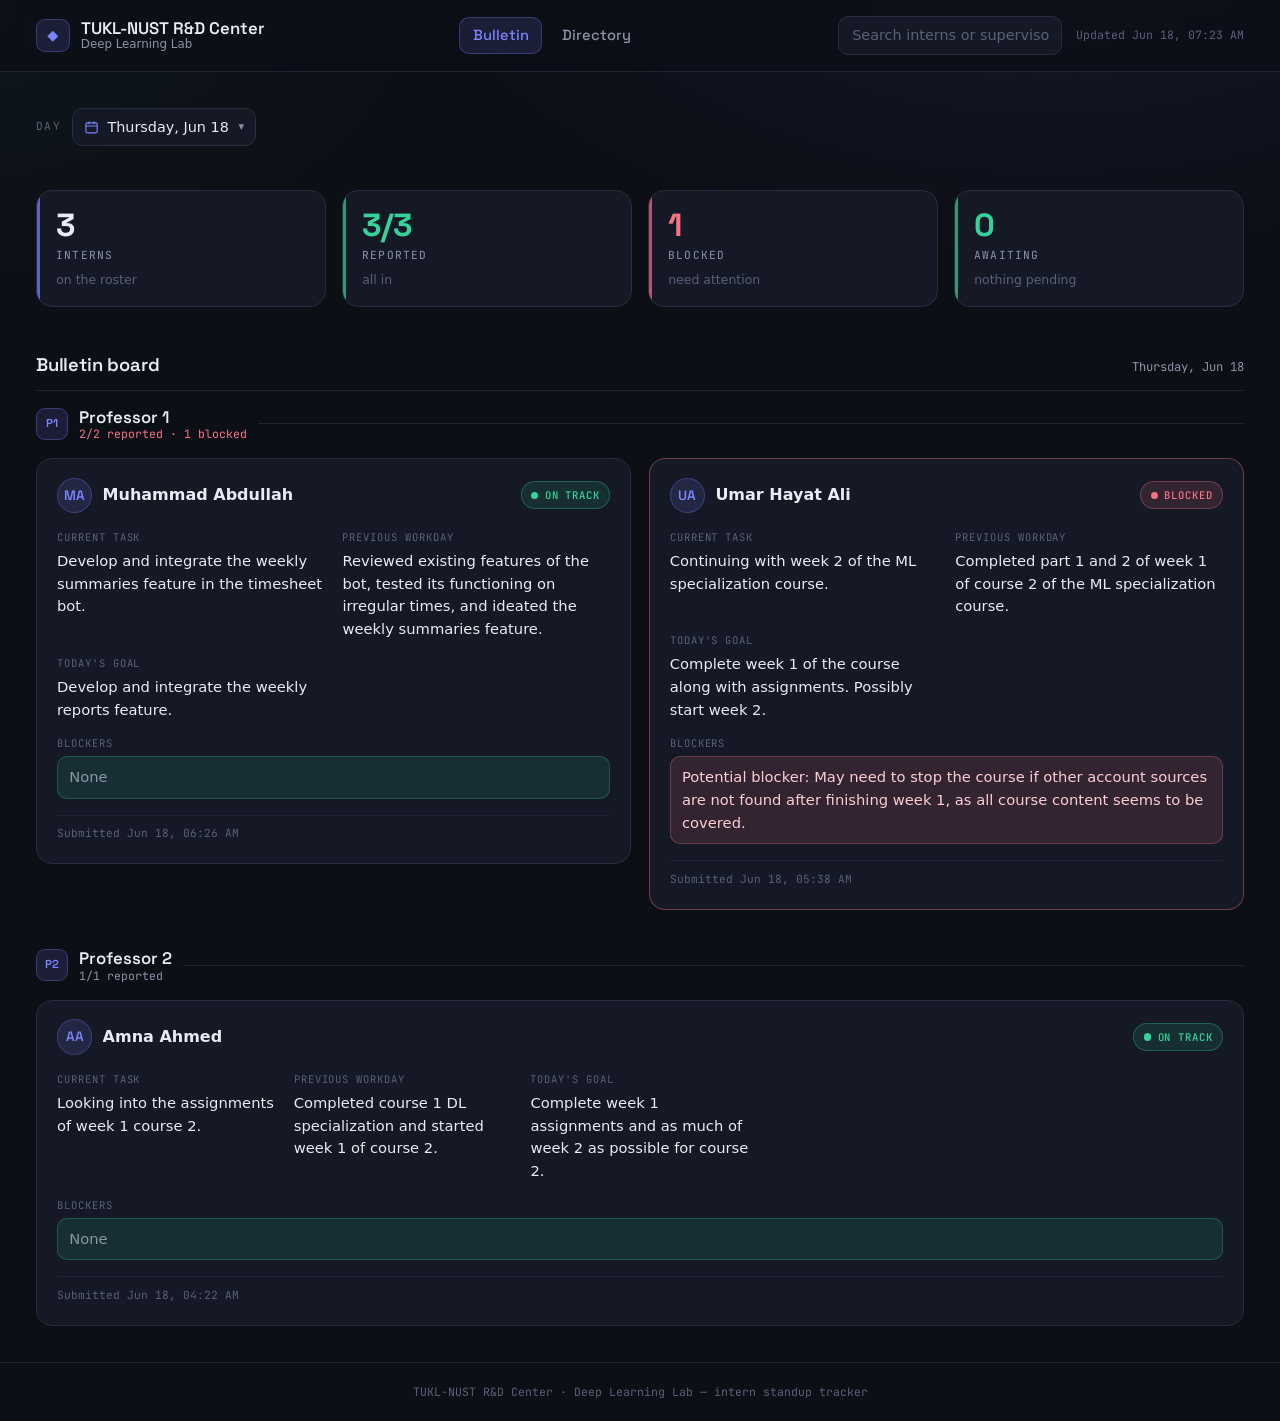
<file: docs/index.html>
<!DOCTYPE html>
<html lang="en">
<head>
  <meta charset="UTF-8" />
  <meta name="viewport" content="width=device-width, initial-scale=1.0" />
  <title>TUKL-NUST R&amp;D Center | Deep Learning Lab</title>
  <link rel="preconnect" href="https://fonts.googleapis.com" />
  <link rel="preconnect" href="https://fonts.gstatic.com" crossorigin />
  <link
    href="https://fonts.googleapis.com/css2?family=Space+Grotesk:wght@400;500;600;700&family=JetBrains+Mono:wght@400;500&display=swap"
    rel="stylesheet"
  />
  <link rel="stylesheet" href="./styles.css" />
</head>
<body>
  <header class="topbar">
    <a class="brand" href="#/" aria-label="Home">
      <span class="brand-mark" aria-hidden="true">◆</span>
      <span class="brand-text">
        <span class="brand-name">TUKL-NUST R&amp;D Center</span>
        <span class="brand-sub">Deep Learning Lab</span>
      </span>
    </a>

    <nav class="nav" aria-label="Primary">
      <a class="nav-link" data-route="/" href="#/">Bulletin</a>
      <a class="nav-link" data-route="/directory" href="#/directory">Directory</a>
    </nav>

    <div class="nav-tools">
      <div class="search" role="search">
        <input
          id="nav-search"
          type="text"
          autocomplete="off"
          spellcheck="false"
          placeholder="Search interns or supervisors…"
          aria-label="Search interns or supervisors"
          aria-haspopup="listbox"
          aria-expanded="false"
        />
        <div id="nav-search-results" class="search-results" role="listbox" hidden></div>
      </div>
      <span id="generated-at" class="generated-at"></span>
    </div>
  </header>

  <main>
    <div id="view" aria-live="polite"></div>
  </main>

  <footer class="site-footer">
    <span>TUKL-NUST R&amp;D Center · Deep Learning Lab — intern standup tracker</span>
  </footer>

  <script src="./app.js"></script>
</body>
</html>
</file>
<file: docs/styles.css>
/* ───────────────────────────────────────────────────────────────────────────
   SINES · Intern Standup — sleek, minimal, headcount-agnostic dashboard.
   Identity: warm-dark "lab console". One signature accent (indigo); green and
   rose are reserved strictly for status. Layout fills the viewport at any N
   intern, from one to many, without dead columns.
   ─────────────────────────────────────────────────────────────────────────── */

:root {
  /* surfaces */
  --ink:        #0c0f16;
  --surface:    #141925;
  --surface-2:  #1a2030;
  --line:       #262e3d;
  --line-soft:  #1d2433;

  /* text */
  --text:   #e9ecf4;
  --muted:  #8b94a8;
  --faint:  #59617a;

  /* signature accent + status (status colors used ONLY for state) */
  --accent:      #7c83ff;
  --accent-soft: rgba(124, 131, 255, 0.14);
  --ok:          #34d399;
  --ok-soft:     rgba(52, 211, 153, 0.12);
  --bad:         #fb7185;
  --bad-soft:    rgba(251, 113, 133, 0.13);

  --radius:   16px;
  --radius-sm: 10px;
  --gutter:   clamp(1rem, 3.5vw, 2.25rem);
  --maxw:     1280px;

  --sans: "Space Grotesk", system-ui, -apple-system, "Segoe UI", Roboto, sans-serif;
  --mono: "JetBrains Mono", ui-monospace, SFMono-Regular, "Cascadia Code", monospace;
  --display: "Space Grotesk", var(--sans);
}

* { box-sizing: border-box; }

/* Let flex/grid children shrink below their content size so nothing forces the
   page wider than the viewport (the default min-width:auto causes overflow). */
main, #view, .board, .card, .card-head, .card-id, .fields, .field-block,
.overview, .stat, .history, .history-intern, .table-scroll,
.dir-grid, .dir-card, .profile-head, .profile-id, .profile-id-row, .timeline-item,
.profile-top, .profile-tabs, .profile-panel,
.board-groups, .dir-groups, .sup-group, .sup-head, .sup-head-text { min-width: 0; }

html { -webkit-text-size-adjust: 100%; overflow-x: hidden; }

body {
  margin: 0;
  min-height: 100vh;
  font-family: system-ui, -apple-system, "Segoe UI", Roboto, sans-serif;
  background:
    radial-gradient(1100px 620px at 82% -8%, rgba(124, 131, 255, 0.10), transparent 60%),
    radial-gradient(900px 520px at -5% 0%, rgba(52, 211, 153, 0.05), transparent 55%),
    var(--ink);
  color: var(--text);
  line-height: 1.55;
  display: flex;
  flex-direction: column;
}

h1, h2, h3 { font-family: var(--display); font-weight: 600; letter-spacing: -0.01em; }

/* ── Top bar ──────────────────────────────────────────────────────────────── */
.topbar {
  position: sticky;
  top: 0;
  z-index: 10;
  display: flex;
  flex-wrap: wrap;
  align-items: center;
  justify-content: space-between;
  gap: 1rem;
  padding: 1rem var(--gutter);
  background: rgba(12, 15, 22, 0.78);
  backdrop-filter: blur(10px);
  border-bottom: 1px solid var(--line-soft);
}

.brand { display: flex; align-items: center; gap: 0.7rem; text-decoration: none; color: inherit; }

.brand-mark {
  display: grid;
  place-items: center;
  width: 2.1rem;
  height: 2.1rem;
  border-radius: 9px;
  background: var(--accent-soft);
  color: var(--accent);
  font-size: 0.9rem;
  border: 1px solid rgba(124, 131, 255, 0.3);
}

.brand-text { display: flex; flex-direction: column; line-height: 1.15; }
.brand-name { font-family: var(--display); font-weight: 600; font-size: 1.05rem; }
.brand-sub  { color: var(--muted); font-size: 0.74rem; }

.controls { display: flex; align-items: center; gap: 0.7rem; flex-wrap: wrap; }
.controls label {
  color: var(--faint);
  font-family: var(--mono);
  font-size: 0.7rem;
  text-transform: uppercase;
  letter-spacing: 0.12em;
}

.select-wrap { position: relative; }
.select-wrap::after {
  content: "▾";
  position: absolute;
  right: 0.7rem;
  top: 50%;
  transform: translateY(-50%);
  color: var(--muted);
  pointer-events: none;
  font-size: 0.7rem;
}
.controls select {
  appearance: none;
  background: var(--surface);
  color: var(--text);
  border: 1px solid var(--line);
  border-radius: var(--radius-sm);
  padding: 0.45rem 2rem 0.45rem 0.75rem;
  font: inherit;
  font-size: 0.9rem;
  cursor: pointer;
}
.controls select:hover { border-color: var(--accent); }

.generated-at { color: var(--faint); font-family: var(--mono); font-size: 0.72rem; }

/* ── Main layout ──────────────────────────────────────────────────────────── */
main {
  width: 100%;
  max-width: var(--maxw);
  margin: 0 auto;
  padding: var(--gutter);
  flex: 1;
  display: flex;
  flex-direction: column;
  gap: clamp(1.75rem, 4vw, 2.75rem);
}

.section-head {
  display: flex;
  align-items: baseline;
  justify-content: space-between;
  gap: 1rem;
  margin-bottom: 1rem;
  padding-bottom: 0.6rem;
  border-bottom: 1px solid var(--line-soft);
}
.section-head h2 { margin: 0; font-size: 1.15rem; }
.section-meta { color: var(--muted); font-family: var(--mono); font-size: 0.76rem; }

/* ── Overview rail (signature element; always fills the width) ────────────── */
.overview {
  display: grid;
  grid-template-columns: repeat(auto-fit, minmax(170px, 1fr));
  gap: 1rem;
}

.stat {
  position: relative;
  background: var(--surface);
  border: 1px solid var(--line);
  border-radius: var(--radius);
  padding: 1.1rem 1.2rem;
  display: flex;
  flex-direction: column;
  gap: 0.35rem;
  overflow: hidden;
}
.stat::before {
  content: "";
  position: absolute;
  inset: 0 auto 0 0;
  width: 3px;
  background: var(--accent);
  opacity: 0.7;
}
.stat.ok::before  { background: var(--ok); }
.stat.bad::before { background: var(--bad); }
.stat.muted::before { background: var(--faint); }

.stat-value { font-family: var(--display); font-size: 2rem; font-weight: 700; line-height: 1; }
.stat.bad .stat-value { color: var(--bad); }
.stat.ok  .stat-value { color: var(--ok); }
.stat-label {
  color: var(--muted);
  font-family: var(--mono);
  font-size: 0.7rem;
  text-transform: uppercase;
  letter-spacing: 0.1em;
}
.stat-sub { color: var(--faint); font-size: 0.78rem; }

/* ── Supervisor groups (Bulletin board + Directory) ───────────────────────── */
/* Each supervisor's interns sit in their own headed block; the stack of blocks
   replaces the single board/dir-grid when the roster carries supervisors. */
.board-groups, .dir-groups {
  display: flex;
  flex-direction: column;
  gap: clamp(1.5rem, 3.5vw, 2.4rem);
}
.sup-group { display: flex; flex-direction: column; gap: 1.1rem; }

.sup-head { display: flex; align-items: center; gap: 0.7rem; }
.sup-badge {
  flex: none;
  display: grid;
  place-items: center;
  width: 2rem;
  height: 2rem;
  border-radius: 9px;
  font-family: var(--display);
  font-weight: 600;
  font-size: 0.72rem;
  color: var(--accent);
  background: var(--accent-soft);
  border: 1px solid rgba(124, 131, 255, 0.3);
}
.sup-head-text { display: flex; flex-direction: column; line-height: 1.2; }
.sup-name {
  font-family: var(--display);
  font-weight: 600;
  font-size: 1.05rem;
  white-space: nowrap;
  overflow: hidden;
  text-overflow: ellipsis;
}
.sup-meta { color: var(--muted); font-family: var(--mono); font-size: 0.72rem; }
.sup-meta.has-blocked { color: var(--bad); }
/* trailing hairline that runs the group name into the edge of the board */
.sup-rule { flex: 1; height: 1px; background: var(--line-soft); }

.sup-head.is-unassigned .sup-badge {
  color: var(--faint);
  background: var(--surface-2);
  border-color: var(--line);
}
.sup-head.is-unassigned .sup-name { color: var(--muted); }

/* ── Board (fills the row at any headcount) ───────────────────────────────── */
.board {
  display: grid;
  grid-template-columns: repeat(auto-fit, minmax(min(100%, 320px), 1fr));
  gap: 1.1rem;
  align-items: start;
}

.card {
  background: var(--surface);
  border: 1px solid var(--line);
  border-radius: var(--radius);
  padding: 1.15rem 1.25rem 1.3rem;
  display: flex;
  flex-direction: column;
  gap: 1rem;
  position: relative;
  transition: border-color 0.18s ease, transform 0.18s ease;
}
.card:hover { border-color: rgba(124, 131, 255, 0.45); transform: translateY(-2px); }
.card.is-blocked { border-color: rgba(251, 113, 133, 0.4); }
.card.is-missing { border-style: dashed; border-color: var(--line-soft); }

.card-head {
  display: flex;
  align-items: center;
  justify-content: space-between;
  gap: 0.75rem;
}
.card-id { display: flex; align-items: center; gap: 0.65rem; min-width: 0; }
.avatar {
  flex: none;
  width: 2.2rem;
  height: 2.2rem;
  border-radius: 50%;
  display: grid;
  place-items: center;
  font-family: var(--display);
  font-weight: 600;
  font-size: 0.85rem;
  color: var(--accent);
  background: var(--accent-soft);
  border: 1px solid rgba(124, 131, 255, 0.28);
}
.card-name {
  margin: 0;
  font-size: 1rem;
  font-weight: 600;
  white-space: nowrap;
  overflow: hidden;
  text-overflow: ellipsis;
}

/* status pill */
.pill {
  flex: none;
  display: inline-flex;
  align-items: center;
  gap: 0.4rem;
  font-family: var(--mono);
  font-size: 0.66rem;
  font-weight: 500;
  text-transform: uppercase;
  letter-spacing: 0.08em;
  padding: 0.28rem 0.6rem;
  border-radius: 999px;
  border: 1px solid var(--line);
  color: var(--muted);
}
.pill .dot { width: 0.45rem; height: 0.45rem; border-radius: 50%; background: currentColor; }
.pill.ok      { color: var(--ok);    background: var(--ok-soft);  border-color: rgba(52, 211, 153, 0.3); }
.pill.blocked { color: var(--bad);   background: var(--bad-soft); border-color: rgba(251, 113, 133, 0.32); }
.pill.none    { color: var(--faint); }

/* field grid — reflows from 4-across (lone wide card) down to a stack */
.fields {
  display: grid;
  grid-template-columns: repeat(auto-fit, minmax(190px, 1fr));
  gap: 0.85rem 1.1rem;
}
.field-block.span { grid-column: 1 / -1; }

.field-label {
  color: var(--faint);
  font-family: var(--mono);
  font-size: 0.66rem;
  text-transform: uppercase;
  letter-spacing: 0.09em;
  margin-bottom: 0.3rem;
}
.field-value { white-space: pre-wrap; overflow-wrap: anywhere; font-size: 0.92rem; }
.field-value.empty { color: var(--faint); font-style: italic; }

.field-block.blocker .field-value {
  background: var(--bad-soft);
  border: 1px solid rgba(251, 113, 133, 0.3);
  color: #fecdd3;
  padding: 0.55rem 0.7rem;
  border-radius: var(--radius-sm);
}
.field-block.blocker.clear .field-value {
  background: var(--ok-soft);
  border: 1px solid rgba(52, 211, 153, 0.25);
  color: var(--muted);
}

.card-foot {
  margin-top: auto;
  padding-top: 0.6rem;
  border-top: 1px solid var(--line-soft);
  color: var(--faint);
  font-family: var(--mono);
  font-size: 0.7rem;
}

.card-missing-note {
  color: var(--muted);
  font-size: 0.92rem;
  display: flex;
  align-items: center;
  gap: 0.5rem;
}

/* ── History (collapsible per intern → scales to many) ────────────────────── */
.history { display: flex; flex-direction: column; gap: 0.75rem; }

.history-intern {
  background: var(--surface);
  border: 1px solid var(--line);
  border-radius: var(--radius);
  overflow: hidden;
}
.history-intern > summary {
  list-style: none;
  cursor: pointer;
  display: flex;
  align-items: center;
  gap: 0.75rem;
  padding: 0.85rem 1.1rem;
  user-select: none;
}
.history-intern > summary::-webkit-details-marker { display: none; }
.history-intern > summary:hover { background: var(--surface-2); }
.summary-name { font-family: var(--display); font-weight: 600; flex: 1; min-width: 0; }
.summary-count { color: var(--muted); font-family: var(--mono); font-size: 0.74rem; }
.summary-chevron { color: var(--faint); transition: transform 0.2s ease; }
.history-intern[open] .summary-chevron { transform: rotate(90deg); }

.table-scroll { overflow-x: auto; border-top: 1px solid var(--line-soft); }
.history-table { width: 100%; border-collapse: collapse; font-size: 0.85rem; min-width: 560px; }
.history-table th, .history-table td {
  text-align: left;
  padding: 0.6rem 0.85rem;
  border-bottom: 1px solid var(--line-soft);
  vertical-align: top;
}
.history-table th {
  background: var(--surface-2);
  color: var(--muted);
  font-family: var(--mono);
  font-weight: 500;
  font-size: 0.7rem;
  text-transform: uppercase;
  letter-spacing: 0.07em;
  white-space: nowrap;
}
.history-table td:first-child { font-family: var(--mono); color: var(--muted); white-space: nowrap; }
.history-table tr:last-child td { border-bottom: none; }
.row-blocker { color: #fecdd3; }
.row-clear { color: var(--faint); }

/* Weekly divider rows break the history log into Mon–Sun chunks. */
.history-table tr.week-divider td {
  background: var(--surface-2);
  border-bottom: 1px solid var(--line);
  border-top: 1px solid var(--line);
  padding: 0.4rem 0.85rem;
  position: sticky;
  top: 0;
  z-index: 1;
}
.week-divider-range {
  font-family: var(--mono);
  font-size: 0.72rem;
  text-transform: uppercase;
  letter-spacing: 0.08em;
  color: var(--accent);
  font-weight: 600;
}
.week-divider-count {
  margin-left: 0.6rem;
  font-size: 0.72rem;
  color: var(--faint);
}

/* ── Weekly reports (reuses the .history-intern collapsible shell) ─────────── */
.weekly-body { border-top: 1px solid var(--line-soft); display: flex; flex-direction: column; }
.weekly-week { padding: 0.9rem 1.1rem; }
.weekly-week + .weekly-week { border-top: 1px solid var(--line-soft); }
.weekly-range {
  color: var(--accent);
  font-family: var(--mono);
  font-size: 0.7rem;
  text-transform: uppercase;
  letter-spacing: 0.08em;
  margin-bottom: 0.4rem;
}
.weekly-summary { margin: 0; font-size: 0.92rem; line-height: 1.6; overflow-wrap: anywhere; }
.weekly-summary.empty { color: var(--faint); font-style: italic; }
.weekly-week.is-empty .weekly-range { color: var(--faint); }

/* ── Empty states ─────────────────────────────────────────────────────────── */
.empty-state {
  grid-column: 1 / -1;
  text-align: center;
  color: var(--muted);
  border: 1px dashed var(--line);
  border-radius: var(--radius);
  padding: 3rem 1.5rem;
  background: var(--surface);
}
.empty-state strong { display: block; font-family: var(--display); color: var(--text); margin-bottom: 0.3rem; }

/* ── Footer ───────────────────────────────────────────────────────────────── */
.site-footer {
  border-top: 1px solid var(--line-soft);
  padding: 1.25rem var(--gutter);
  color: var(--faint);
  font-family: var(--mono);
  font-size: 0.72rem;
  text-align: center;
}

/* ── Focus & motion ───────────────────────────────────────────────────────── */
:focus-visible {
  outline: 2px solid var(--accent);
  outline-offset: 2px;
  border-radius: 6px;
}

@media (prefers-reduced-motion: no-preference) {
  .card, .stat {
    animation: rise 0.45s cubic-bezier(0.22, 1, 0.36, 1) both;
    animation-delay: calc(var(--i, 0) * 45ms);
  }
  @keyframes rise {
    from { opacity: 0; transform: translateY(10px); }
    to   { opacity: 1; transform: none; }
  }
  .summary-chevron, .card { transition: all 0.18s ease; }
}

/* ── SPA shell: nav + view container ──────────────────────────────────────── */
#view {
  display: flex;
  flex-direction: column;
  gap: clamp(1.75rem, 4vw, 2.75rem);
}

.nav { display: flex; align-items: center; gap: 0.35rem; }
.nav-link {
  text-decoration: none;
  color: var(--muted);
  font-family: var(--display);
  font-weight: 500;
  font-size: 0.92rem;
  padding: 0.4rem 0.8rem;
  border-radius: var(--radius-sm);
  border: 1px solid transparent;
  transition: color 0.15s ease, background 0.15s ease, border-color 0.15s ease;
}
.nav-link:hover { color: var(--text); background: var(--surface); }
.nav-link.is-active {
  color: var(--accent);
  background: var(--accent-soft);
  border-color: rgba(124, 131, 255, 0.3);
}

.nav-tools { display: flex; align-items: center; gap: 0.85rem; }

/* ── Global search (nav) ──────────────────────────────────────────────────── */
.search { position: relative; }
.search input,
.dir-search {
  background: var(--surface);
  color: var(--text);
  border: 1px solid var(--line);
  border-radius: var(--radius-sm);
  padding: 0.45rem 0.8rem;
  font: inherit;
  font-size: 0.9rem;
  width: 14rem;
  max-width: 46vw;
}
.search input::placeholder, .dir-search::placeholder { color: var(--faint); }
.search input:focus, .dir-search:focus { outline: none; border-color: var(--accent); }

.search-results {
  position: absolute;
  top: calc(100% + 0.4rem);
  right: 0;
  left: 0;
  z-index: 20;
  background: var(--surface-2);
  border: 1px solid var(--line);
  border-radius: var(--radius-sm);
  padding: 0.3rem;
  box-shadow: 0 16px 40px rgba(0, 0, 0, 0.45);
  max-height: 60vh;
  overflow-y: auto;
}
.search-row {
  display: flex;
  align-items: center;
  gap: 0.6rem;
  padding: 0.45rem 0.55rem;
  border-radius: 8px;
  text-decoration: none;
  color: var(--text);
  cursor: pointer;
}
.search-row:hover, .search-row.is-active { background: var(--accent-soft); }
.search-row-id { display: flex; flex-direction: column; min-width: 0; }
.search-row-name { font-size: 0.9rem; white-space: nowrap; overflow: hidden; text-overflow: ellipsis; }
.search-row-sup { font-size: 0.72rem; color: var(--muted); white-space: nowrap; overflow: hidden; text-overflow: ellipsis; }

/* Directory has its own in-page filter; hide the redundant header search there. */
.route-directory .search { display: none; }

.avatar-sm { width: 1.6rem; height: 1.6rem; font-size: 0.66rem; }
.avatar-lg { width: 3rem; height: 3rem; font-size: 1.05rem; }

/* ── View controls (date selector row on Today) ──────────────────────────── */
.view-controls { display: flex; align-items: center; gap: 0.7rem; }
.view-controls label {
  color: var(--faint);
  font-family: var(--mono);
  font-size: 0.7rem;
  text-transform: uppercase;
  letter-spacing: 0.12em;
}
.view-controls select {
  appearance: none;
  background: var(--surface);
  color: var(--text);
  border: 1px solid var(--line);
  border-radius: var(--radius-sm);
  padding: 0.45rem 2rem 0.45rem 0.75rem;
  font: inherit;
  font-size: 0.9rem;
  cursor: pointer;
}
.view-controls select:hover { border-color: var(--accent); }

/* ── Calendar date picker (Today board + intern history) ──────────────────── */
.datepicker { position: relative; display: inline-block; }

.dp-trigger {
  display: inline-flex;
  align-items: center;
  gap: 0.5rem;
  background: var(--surface);
  color: var(--text);
  border: 1px solid var(--line);
  border-radius: var(--radius-sm);
  padding: 0.45rem 0.7rem;
  font: inherit;
  font-size: 0.9rem;
  cursor: pointer;
  transition: border-color 0.15s ease;
}
.dp-trigger:hover:not(:disabled) { border-color: var(--accent); }
.dp-trigger:disabled { opacity: 0.55; cursor: default; }
.datepicker.is-open .dp-trigger { border-color: var(--accent); }
.dp-ico { display: inline-flex; color: var(--accent); }
.dp-trigger-text { white-space: nowrap; }
.dp-trigger-text.is-placeholder { color: var(--muted); }
.dp-caret { color: var(--muted); font-size: 0.7rem; margin-left: 0.1rem; }
.datepicker.is-open .dp-caret { transform: rotate(180deg); }

.dp-panel {
  position: absolute;
  top: calc(100% + 0.5rem);
  left: 0;
  z-index: 30;
  width: 18rem;
  max-width: min(92vw, 20rem);
  background: var(--surface-2);
  border: 1px solid var(--line);
  border-radius: var(--radius);
  padding: 0.85rem;
  box-shadow: 0 18px 46px rgba(0, 0, 0, 0.5);
}

.dp-head {
  display: flex;
  align-items: center;
  justify-content: space-between;
  gap: 0.5rem;
  margin-bottom: 0.6rem;
}
.dp-label { font-family: var(--display); font-weight: 600; font-size: 0.95rem; }
.dp-nav {
  flex: none;
  width: 2rem;
  height: 2rem;
  display: grid;
  place-items: center;
  background: var(--surface);
  color: var(--text);
  border: 1px solid var(--line);
  border-radius: var(--radius-sm);
  font-size: 1.1rem;
  line-height: 1;
  cursor: pointer;
  transition: border-color 0.15s ease, color 0.15s ease;
}
.dp-nav:hover:not(:disabled) { border-color: var(--accent); color: var(--accent); }
.dp-nav:disabled { opacity: 0.3; cursor: default; }

.dp-weekdays, .dp-grid { display: grid; grid-template-columns: repeat(7, 1fr); }
.dp-weekdays { margin-bottom: 0.3rem; }
.dp-wk {
  text-align: center;
  color: var(--faint);
  font-family: var(--mono);
  font-size: 0.62rem;
  text-transform: uppercase;
  letter-spacing: 0.04em;
  padding: 0.2rem 0;
}
.dp-grid { gap: 2px; }

.dp-cell {
  aspect-ratio: 1 / 1;
  display: grid;
  place-items: center;
  font-family: var(--mono);
  font-size: 0.82rem;
  border: 1px solid transparent;
  border-radius: 8px;
  background: transparent;
  color: var(--text);
  position: relative;
}
.dp-blank { visibility: hidden; }

.dp-day { cursor: pointer; transition: background 0.12s ease, border-color 0.12s ease, color 0.12s ease; }
.dp-day:hover:not(.is-disabled) { background: var(--accent-soft); border-color: rgba(124, 131, 255, 0.3); }

/* a small marker under days that carry an update */
.dp-day.has-data::after,
.dp-day.is-blocked::after {
  content: "";
  position: absolute;
  bottom: 4px;
  width: 4px;
  height: 4px;
  border-radius: 50%;
}
.dp-day.has-data::after { background: var(--accent); }
.dp-day.is-blocked::after { background: var(--bad); }

.dp-day.is-disabled { color: var(--faint); opacity: 0.5; cursor: default; }
.dp-day.is-today { border-color: var(--line); font-weight: 700; }

.dp-day.is-selected {
  background: var(--accent);
  border-color: var(--accent);
  color: #0c0f16;
  font-weight: 700;
}
.dp-day.is-selected::after { background: #0c0f16; }
.dp-day.is-selected.is-blocked::after { background: var(--bad); }

/* highlighted history row after a calendar jump */
.history-table tr.is-focus td { background: var(--accent-soft); }
.history-table tr.is-focus td:first-child { color: var(--accent); }
@media (prefers-reduced-motion: no-preference) {
  .history-table tr.is-focus { animation: rowGlow 1.4s ease; }
  @keyframes rowGlow {
    0%, 30% { box-shadow: inset 0 0 0 2px rgba(124, 131, 255, 0.55); }
    100%    { box-shadow: inset 0 0 0 2px transparent; }
  }
}

.board.single { grid-template-columns: minmax(0, 1fr); }
.card-name-link { text-decoration: none; color: inherit; }
.card-name-link:hover { color: var(--accent); }

/* ── Directory ────────────────────────────────────────────────────────────── */
.dir-search-wrap { margin-bottom: 1.25rem; }
.dir-search { width: 100%; max-width: 26rem; }

.dir-grid {
  display: grid;
  grid-template-columns: repeat(auto-fit, minmax(min(100%, 280px), 1fr));
  gap: 1.1rem;
  align-items: start;
}
.dir-card {
  display: flex;
  flex-direction: column;
  gap: 1rem;
  background: var(--surface);
  border: 1px solid var(--line);
  border-radius: var(--radius);
  padding: 1.15rem 1.25rem;
  text-decoration: none;
  color: inherit;
  transition: border-color 0.18s ease, transform 0.18s ease;
}
.dir-card:hover { border-color: rgba(124, 131, 255, 0.45); transform: translateY(-2px); }
.dir-card-head { display: flex; align-items: center; gap: 0.7rem; }
.dir-card-id { min-width: 0; }
.dir-card-name {
  font-family: var(--display);
  font-weight: 600;
  font-size: 1rem;
  white-space: nowrap;
  overflow: hidden;
  text-overflow: ellipsis;
}
.dir-card-meta { color: var(--muted); font-family: var(--mono); font-size: 0.72rem; }
.dir-card-foot { display: flex; align-items: center; justify-content: space-between; }
.dir-arrow { color: var(--faint); font-size: 1rem; transition: transform 0.18s ease, color 0.18s ease; }
.dir-card:hover .dir-arrow { color: var(--accent); transform: translateX(3px); }

/* ── Intern profile ───────────────────────────────────────────────────────── */
.back-link {
  align-self: flex-start;
  text-decoration: none;
  color: var(--muted);
  font-family: var(--mono);
  font-size: 0.78rem;
}
.back-link:hover { color: var(--accent); }

.profile-head {
  display: flex;
  align-items: center;
  flex-wrap: wrap;
  gap: 1rem 1.25rem;
  background: var(--surface);
  border: 1px solid var(--line);
  border-radius: var(--radius);
  padding: 1.4rem 1.5rem;
}
.profile-id { display: flex; flex-direction: column; align-items: flex-start; gap: 0.45rem; }
.profile-id-row { display: flex; align-items: center; gap: 0.75rem; flex-wrap: wrap; }
.profile-name { margin: 0; font-size: 1.5rem; }
.profile-supervisor { display: flex; align-items: baseline; gap: 0.5rem; }
.psup-label {
  color: var(--faint);
  font-family: var(--mono);
  font-size: 0.62rem;
  text-transform: uppercase;
  letter-spacing: 0.1em;
}
.psup-name { color: var(--muted); font-size: 0.9rem; }
.profile-chips { display: flex; flex-wrap: wrap; gap: 0.7rem; margin-left: auto; }
.profile-chip {
  background: var(--surface-2);
  border: 1px solid var(--line);
  border-radius: var(--radius-sm);
  padding: 0.55rem 0.9rem;
  min-width: 5.5rem;
}
.profile-chip.ok  { border-color: rgba(52, 211, 153, 0.3); }
.profile-chip.bad { border-color: rgba(251, 113, 133, 0.32); }
.profile-chip-value { font-family: var(--display); font-weight: 700; font-size: 1.25rem; line-height: 1.1; }
.profile-chip.bad .profile-chip-value { color: var(--bad); }
.profile-chip-label {
  color: var(--muted);
  font-family: var(--mono);
  font-size: 0.64rem;
  text-transform: uppercase;
  letter-spacing: 0.08em;
}

/* header + tab bar sit close together, then a normal gap to the panel */
.profile-top { display: flex; flex-direction: column; gap: 1.1rem; }

/* ── Profile sub-page tabs ────────────────────────────────────────────────── */
.profile-tabs {
  display: flex;
  gap: 0.2rem;
  overflow-x: auto;
  scrollbar-width: none;
  -webkit-overflow-scrolling: touch;
  border-bottom: 1px solid var(--line-soft);
}
.profile-tabs::-webkit-scrollbar { display: none; }
.ptab {
  flex: none;
  display: inline-flex;
  align-items: center;
  gap: 0.45rem;
  text-decoration: none;
  color: var(--muted);
  font-family: var(--display);
  font-weight: 500;
  font-size: 0.92rem;
  padding: 0.6rem 0.95rem;
  border-radius: var(--radius-sm) var(--radius-sm) 0 0;
  border-bottom: 2px solid transparent;
  white-space: nowrap;
  transition: color 0.15s ease, background 0.15s ease, border-color 0.15s ease;
}
.ptab:hover { color: var(--text); background: var(--surface); }
.ptab.is-active { color: var(--accent); border-bottom-color: var(--accent); }
.ptab-count {
  font-family: var(--mono);
  font-size: 0.66rem;
  font-weight: 500;
  line-height: 1;
  padding: 0.18rem 0.42rem;
  border-radius: 999px;
  background: var(--surface-2);
  color: var(--muted);
  border: 1px solid var(--line);
}
.ptab.is-active .ptab-count {
  background: var(--accent-soft);
  color: var(--accent);
  border-color: rgba(124, 131, 255, 0.3);
}
.ptab-count.danger { color: var(--bad); background: var(--bad-soft); border-color: rgba(251, 113, 133, 0.32); }

.profile-panel { display: flex; flex-direction: column; gap: clamp(1.75rem, 4vw, 2.75rem); }

.weekly-list {
  background: var(--surface);
  border: 1px solid var(--line);
  border-radius: var(--radius);
  overflow: hidden;
}
.weekly-list .weekly-week + .weekly-week { border-top: 1px solid var(--line-soft); }

.timeline { display: flex; flex-direction: column; gap: 0.6rem; }
.timeline-item {
  display: grid;
  grid-template-columns: 7rem 1fr;
  gap: 1rem;
  background: var(--surface);
  border: 1px solid rgba(251, 113, 133, 0.28);
  border-radius: var(--radius-sm);
  padding: 0.8rem 1rem;
}
.timeline-date { font-family: var(--mono); color: var(--muted); font-size: 0.8rem; }
.timeline-text { color: #fecdd3; white-space: pre-wrap; overflow-wrap: anywhere; font-size: 0.92rem; }

@media (max-width: 700px) {
  .nav-tools { width: 100%; order: 3; }
  .search { flex: 1; }
  .search input { width: 100%; max-width: none; }
  .profile-chips { margin-left: 0; }
  .timeline-item { grid-template-columns: 1fr; gap: 0.3rem; }

  /* History: unfold the wide table into one labelled card per day so nothing
     is clipped and there's no left/right scrolling on phones. */
  .table-scroll { overflow-x: visible; border-top: none; }
  .history-table { min-width: 0; display: block; font-size: 0.9rem; }
  .history-table thead {
    position: absolute;
    width: 1px; height: 1px;
    padding: 0; margin: -1px;
    overflow: hidden; clip: rect(0 0 0 0);
    white-space: nowrap; border: 0;
  }
  .history-table tbody { display: flex; flex-direction: column; gap: 0.85rem; }
  .history-table tr {
    display: block;
    background: var(--surface);
    border: 1px solid var(--line);
    border-radius: var(--radius);
    overflow: hidden;
  }
  .history-table td {
    display: block;
    padding: 0.6rem 0.95rem;
    border-bottom: 1px solid var(--line-soft);
    white-space: normal;
  }
  .history-table tr td:last-child { border-bottom: none; }
  .history-table td::before {
    content: attr(data-label);
    display: block;
    margin-bottom: 0.25rem;
    color: var(--faint);
    font-family: var(--mono);
    font-size: 0.63rem;
    text-transform: uppercase;
    letter-spacing: 0.09em;
  }
  .history-table td:first-child {
    white-space: normal;
    background: var(--surface-2);
    color: var(--accent);
    font-weight: 600;
  }
  /* Divider drops its card shell and reads as a plain week heading. */
  .history-table tr.week-divider {
    background: none;
    border: none;
    border-radius: 0;
    margin-top: 0.35rem;
  }
  .history-table tr.week-divider td {
    background: none;
    border: none;
    padding: 0.2rem 0.15rem 0.35rem;
    position: static;
  }
  .history-table tr.week-divider td::before { content: none; }
}

@media (max-width: 540px) {
  .topbar { padding: 0.85rem 1rem; }
  .stat-value { font-size: 1.7rem; }
  .nav-link { padding: 0.35rem 0.6rem; font-size: 0.86rem; }
}
</file>
